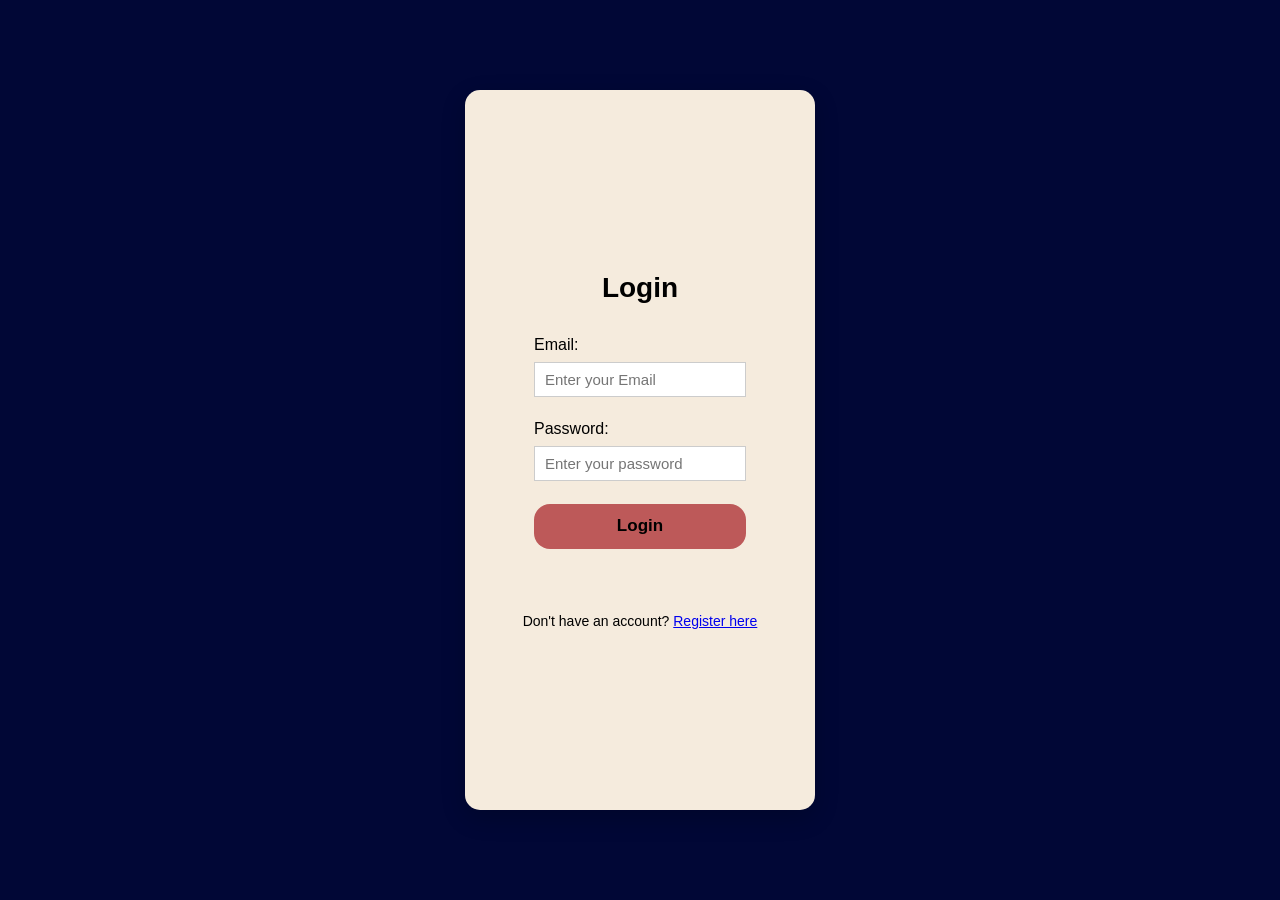
<file: Expense Tracker/index.html>
<!DOCTYPE html>
<html lang="en">
<head>
    <meta charset="UTF-8">
    <meta name="viewport" content="width=device-width, initial-scale=1.0">
    <title>Login page </title>
    <link rel="stylesheet" href="login.css">
</head>
<body>
    
    <div id="login-box">
        <h2>Login</h2>
        <form id="loginform" novalidate>  
            <label>Email:</label>
            <input type="email" id="email" name="email" placeholder="Enter your Email">
            <p id="emailError"></p>
            <br>
        
            
             <label>Password:</label>
             <input type="password" id="password" name="password" placeholder="Enter your password ">
             <p id="passwordError"></p>
             <br>
            
             <button type="submit">Login</button>
             <p id="LoginMessage"></p>


        </form>
        <p> Don't have an account?
         <a href="register.html">Register here</a>
       </p>
    </div>

    <script src="login.js"></script>
    
</body>
</html>
</file>
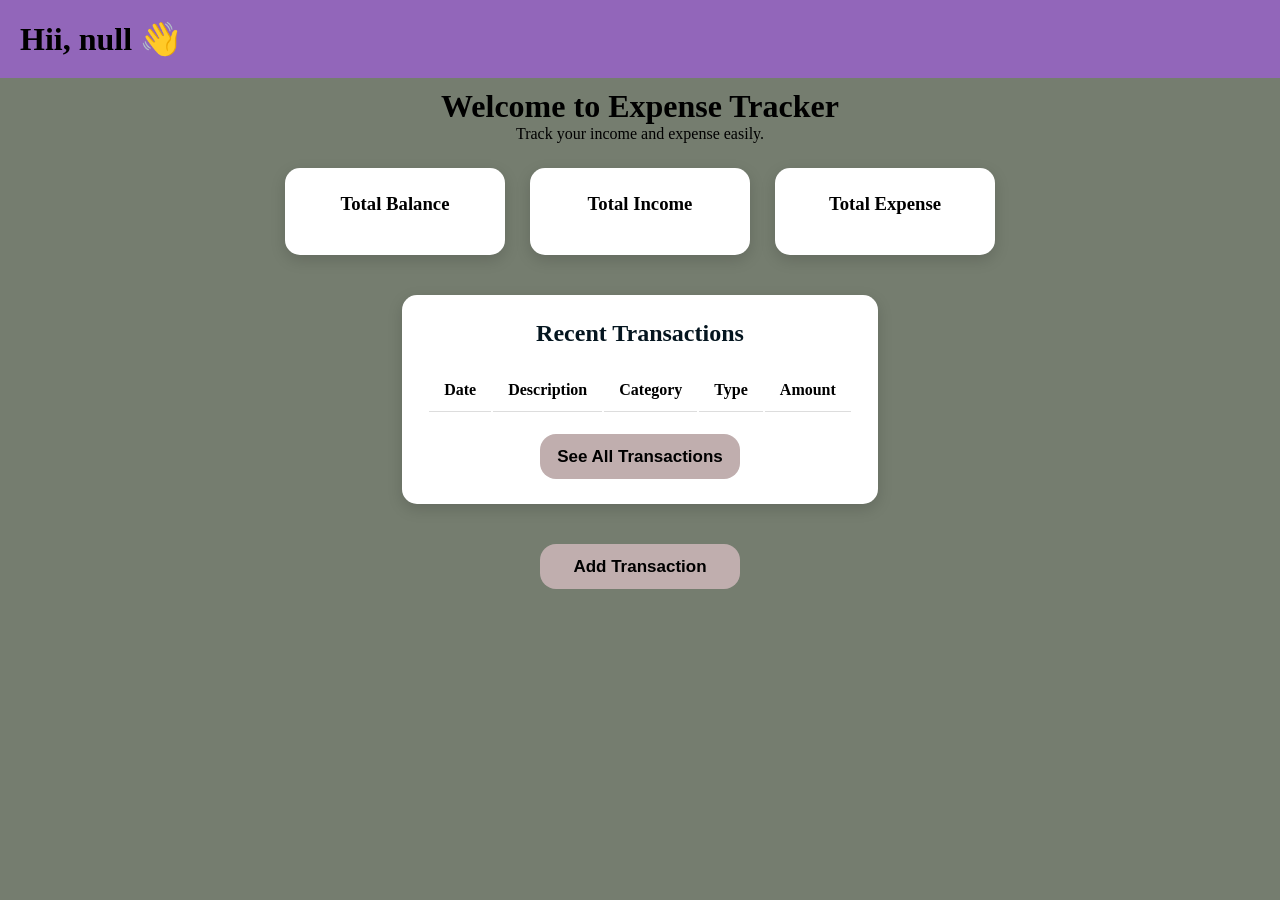
<file: Expense Tracker/dashboard.html>
<!DOCTYPE html>
<html lang="en">
<head>
    <meta charset="UTF-8">
    <meta name="viewport" content="width=device-width, initial-scale=1.0">
    <title>Dashboard</title>
    <link rel="stylesheet" href="dashboard.css">
</head>
<body>

    <header>

        <div id="user-info">
            <a href="profile.html">
               <h1 id="userName">Hi, Sumit 👋</h1>
                </a>

        </div>
    


        </header>

        <div id="welcome">
            <h1>Welcome to Expense Tracker</h1>
            <p>Track your income and expense easily.</p>
        </div>

        <div id="summary">

            <div class="card">
                <h3>Total Balance</h3>
                 <p id="totalBalance"></p>   <!--  ruppe symbol add key ctrl+alt+4 -->
            </div>

            <div class="card">
                <h3>Total Income</h3>
                <p id="totalIncome"> </p>
            </div>

            <div class="card">
                <h3>Total Expense</h3>
                <p id="totalExpense"></p>
            </div>


        </div>

        <div id="recent-transaction">

            <h2>Recent Transactions</h2>

            <table>

                <tr>
                    <th>Date</th>
                    <th>Description</th>
                    <th>Category</th>
                    <th>Type</th>
                    <th>Amount</th>
                </tr>

                <tbody id="recentTransactions"></tbody>
                
            </table>
            <div id="seeAll">
            <a href="transactions.html">
                <button type="button" >See All Transactions </button>
            </a>
            </div>

        </div>

        <div id="add-transaction">
            <a href="transaction.html">
                <button type="button"> Add Transaction</button>
                </a>
        </div>

        <script src="dashboard.js"></script>


    
    
</body>
</html>
</file>
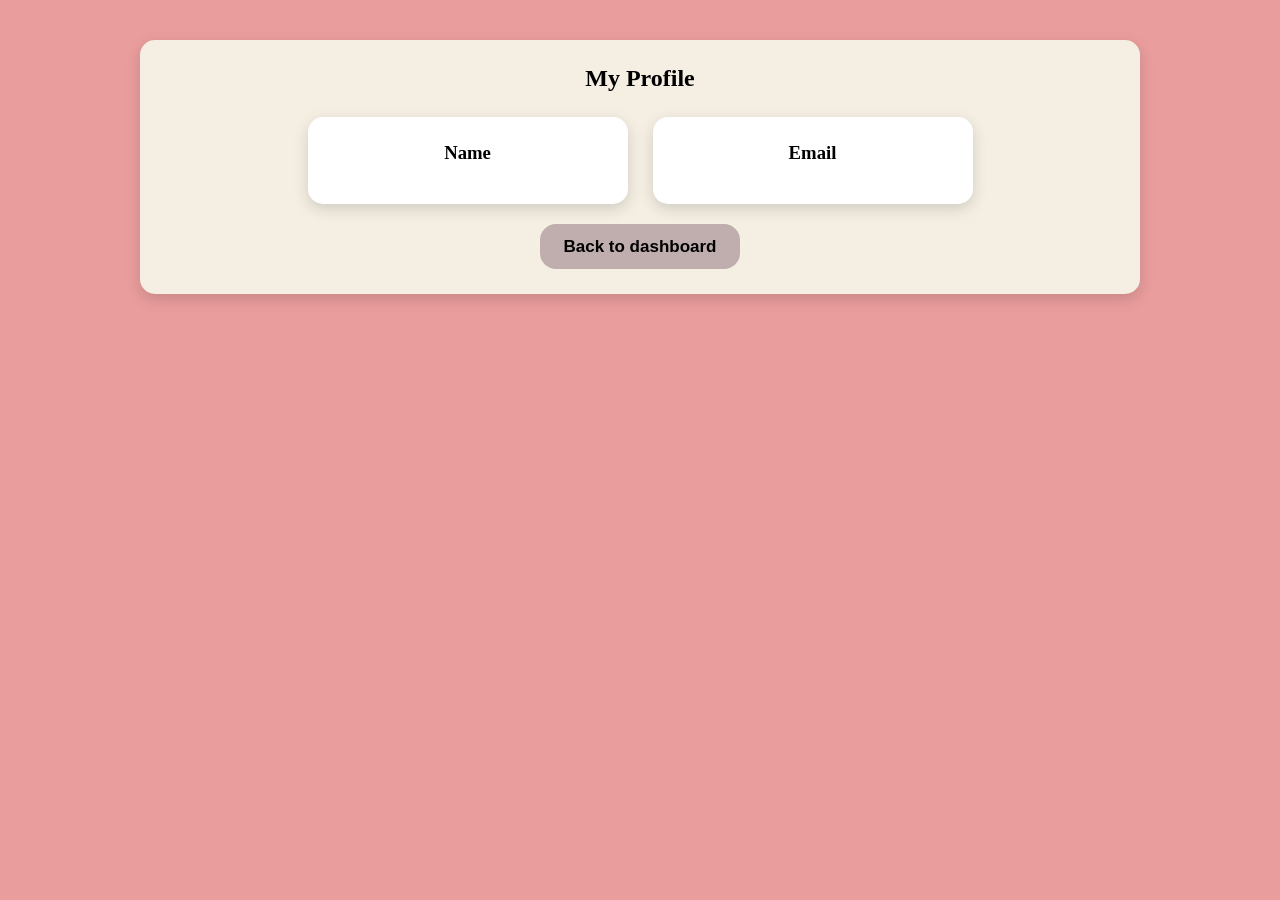
<file: Expense Tracker/profile.html>
<!DOCTYPE html>
<html lang="en">
<head>
    <meta charset="UTF-8">
    <meta name="viewport" content="width=device-width, initial-scale=1.0">
    <title>Profile page</title>
    <link rel="stylesheet" href="profile.css">
</head>
<body>
    <div id="profile">

        <h2> My Profile</h2>

        <div id="info">

        <div class="profile-info">
            <h3>Name</h3>
            <p id="profileName"></p>
        </div>

        <div class="profile-info">
            <h3>Email</h3>
            <p id="profileEmail"></p>
        </div>

        </div>

        <div id="backdashboard">
                <a href="dashboard.html">
                    <button type="button">Back to dashboard</button>

                </a>
            </div>

    </div>

    

    <script src="profile.js"></script>

   



    
</body>
</html>
</file>
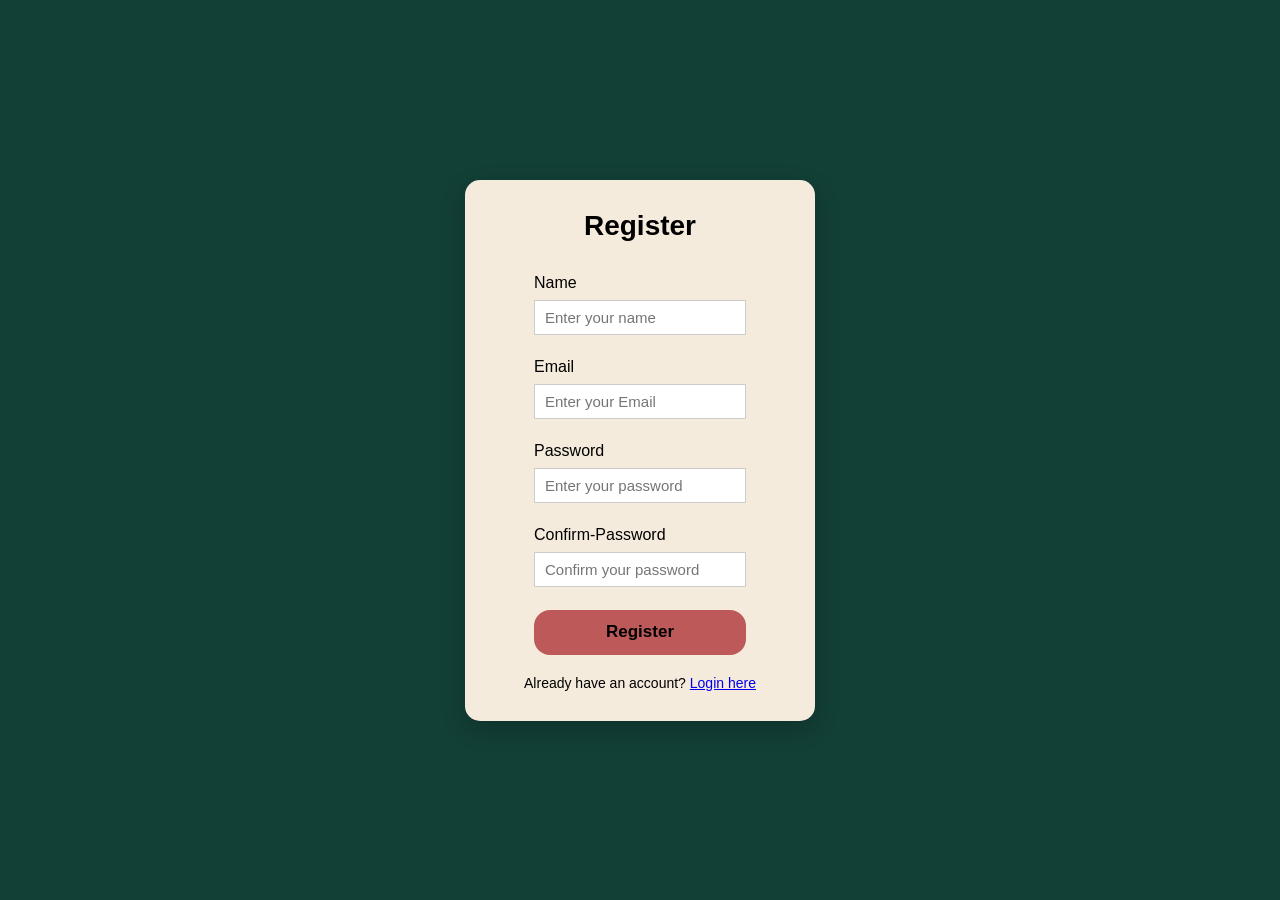
<file: Expense Tracker/register.html>
<!DOCTYPE html>
<html lang="en">
<head>
    <meta charset="UTF-8">
    <meta name="viewport" content="width=device-width, initial-scale=1.0">
    <title>Register Page </title>
    <link rel="stylesheet" href="register.css">
    
</head>
<body>
    <div id="register-box">

        <h2>Register</h2>

        <form id="registerForm" novalidate>
            <label>Name </label>
            <input type="text" id="name" placeholder="Enter your name">
            <p id="nameError"></p>
            <br>
            

            <label>Email </label>
            <input type="email" id="email" placeholder="Enter your Email">
            <p id="emailError"></p>
            <br>
            

            <label>Password</label>
            <input type="password" id="password" placeholder="Enter your password">
            <p id="passwordError"></p>
            <br>
            

            <label>Confirm-Password</label>
            <input type="password" id="confirmpassword" placeholder="Confirm your password">
            <p id="confirmError"></p>
            <br>
            

            <button type="submit">Register</button>
            <p id="SuccessMessage"></p>


        
        </form>
        <p> Already have an account?
    <a href="index.html">Login here</a>
</p>


    </div>
    <script src="register.js"></script>
    
</body>
</html>
</file>
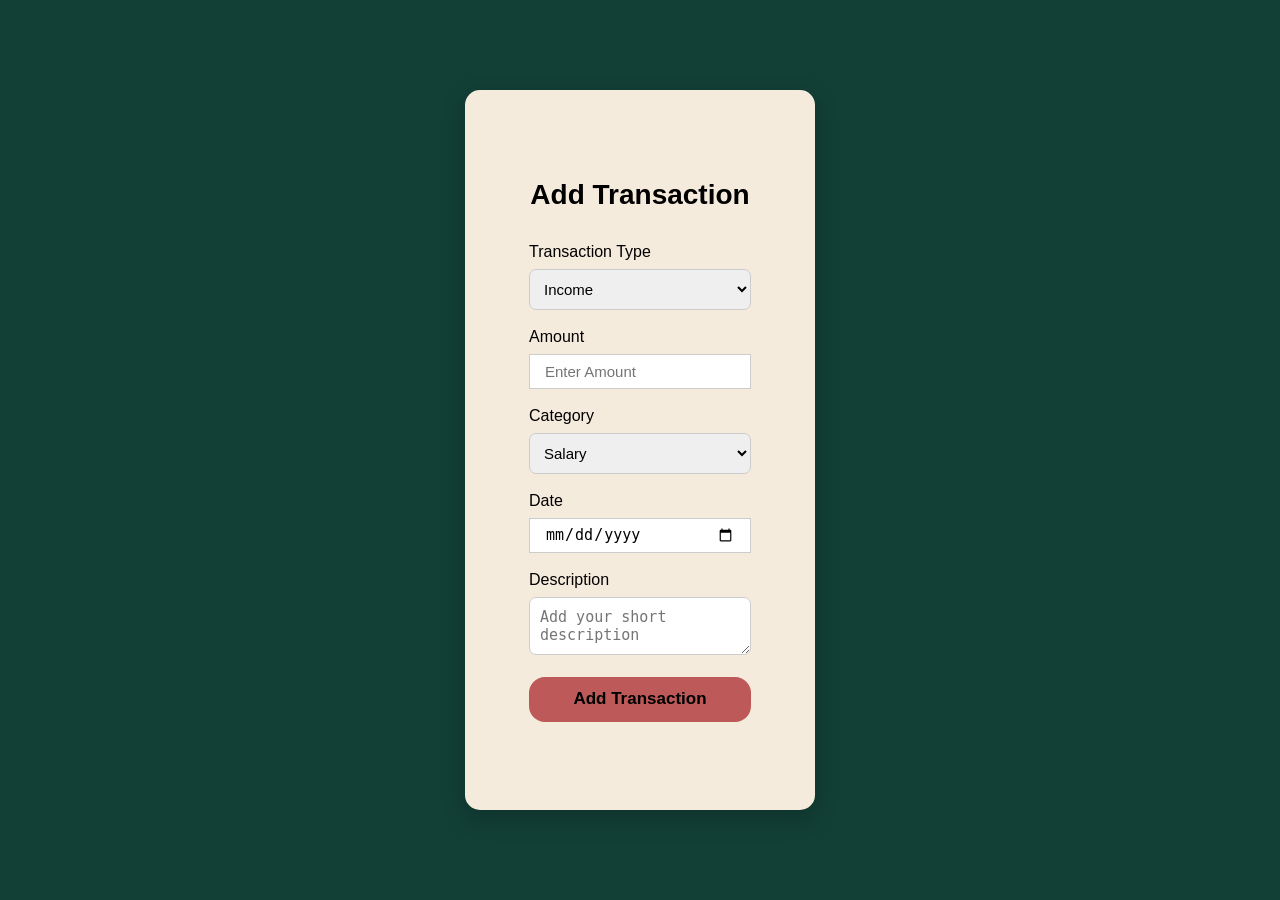
<file: Expense Tracker/transaction.html>
<!DOCTYPE html>
<html lang="en">
<head>
    <meta charset="UTF-8">
    <meta name="viewport" content="width=device-width, initial-scale=1.0">
    <title>Add-transaction</title>
    <link rel="stylesheet" href="transaction.css">
</head>
<body>
    <div id="add-transaction">
         <h3>Add Transaction</h3>

        
<form>

    <label>Transaction Type</label>
    <select id="transactionType">
        <option>Income</option>
        <option>Expense</option>
    </select>
    <br><br>

    <label>Amount</label>
    <input type="number" id="amount" placeholder="Enter Amount">
    <br><br>

    <label>Category</label>
    <select id="category">
        <option>Salary</option>
        <option>Food</option>
        <option>Rent</option>
        <option>Travel</option>
        <option>Shopping</option>
        <option>Bills</option>
        <option>Education</option>
        <option>Healthcare</option>
        <option>Entertainment</option>
        <option>Groceries</option>
        <option>Recharge</option>
        <option>Transport</option>
        <option>Udhar diye </option>
        <option>udhar liye/option>
        <option>Udhar ke wapas</option>
        <option>tea</option>
        <option>Other</option>
    </select>
    <br><br>

    <label>Date</label>
    <input type="date" id="date">
    <br><br>

    <label>Description</label>
    <textarea id="description" placeholder="Add your short description"></textarea>
    <br><br>

    <button type="submit">Add Transaction</button>

</form>



    </div>
    <script src="transaction.js"></script> 
   
    
    
</body>
</html>
</file>
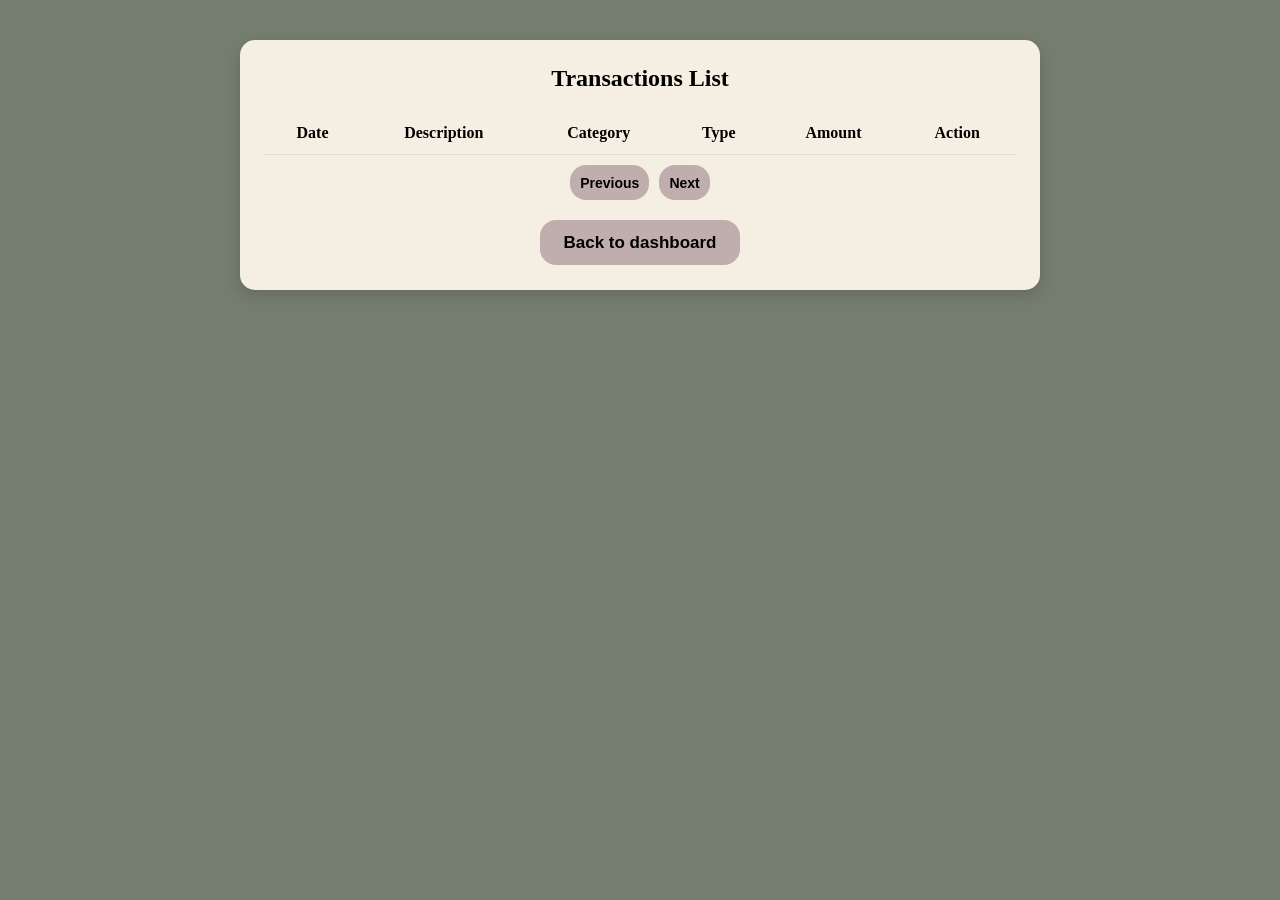
<file: Expense Tracker/Transactions.html>
<!DOCTYPE html>
<html lang="en">
<head>
    <meta charset="UTF-8">
    <meta name="viewport" content="width=device-width, initial-scale=1.0">
    <title>All Transactions </title>
    <link rel="stylesheet" href="Transactions.css">
</head>
<body>

    <div id="all-transactions">

            <h2> Transactions List</h2>

            <table>

                <tr>
                    <th>Date</th>
                    <th>Description</th>
                    <th>Category</th>
                    <th>Type</th>
                    <th>Amount</th>
                    <th>Action</th>
                </tr>

                <tbody id="allTransactions"></tbody>

                

            </table>

            <div id="pagination">
            

            </div>

            <div id="backdashboard">
                <a href="dashboard.html">
                    <button type="button">Back to dashboard</button>

                </a>
            </div>

        </div>

        <script src="Transactions.js"></script>
   


    
</body>
</html>
</file>
<file: Expense Tracker/login.css>
* {
    margin:0;
    padding:0;
     box-sizing: border-box;
}

body{
    background-color:#010736;
    font-family: Arial, sans-serif;
    display: flex;
    justify-content: center;
    align-items: center;
    min-height: 100vh;
    
}

h2{
    color:black;
    text-align:center;
    font-weight: bold;
    font-size: 28px;;
    margin-bottom:2rem;

}


#login-box{
    height: 80vh;
    width:350px;
    background-color:#F5EBDD;
    border-radius:15px;
    box-shadow: 0 8px 25px rgba(0, 0, 0, 0.2);
    display: flex;
    flex-direction: column;
    justify-content: center;
    align-items: center;
    
}

label{
    font-size:medium;
font-weight:normal;
color:black;
margin-bottom:0.5rem;
display:block;

}

button{

    width:100%;
    height:45px;
    font-size: 17px;
    font-weight: bold;
    color:black;
    background-color: rgb(189, 89, 89);
    border:none;
    border-radius:1rem;
    cursor:pointer;
    transition: transform 0.1s;
    
}

button:active{
    transform: scale(0.95);
}

p{
    text-align: center;
    margin-top:2rem;
    font-size: 14px;
}

input {
    width:100%;
    height:35px;

    padding: 10px;
    border:1px solid #ccc;
    font-size: 15px;

}

#emailError,
#passwordError {
    color: red;
    font-size: 13px;
    margin-top: 5px;
}
</file>
<file: Expense Tracker/dashboard.css>
*{
    margin:0;
    padding:0;
     box-sizing: border-box;
}



header{
    background-color: rgb(146, 102, 186);
    display: flex;
    justify-content: space-between;
    align-items: center;
    padding-bottom: 20px;
    padding-top:20px;
    padding-left: 20px;
    padding-right: 20px;
}

#user-info a {
    text-decoration: none;
    color: black;
}



body{
    background-color: #757D6F;

}

#welcome{
    text-align: center;
    padding-top: 10px;

}

#summary{
    display: flex;
    justify-content: center;
    align-items: center;
    gap:25px;
    margin-top: 25px;
}

.card { width: 220px;
     padding: 25px; 
     background-color: white;
      border-radius: 15px; 
      box-shadow: 0 5px 15px rgba(0, 0, 0, 0.15); 
      text-align: center; 
}

.card h3{
    margin-bottom:15px;
}

.card p{ 
        font-size: 22px; 
        font-weight: bold; 
    }

h2{
    color:rgb(4, 21, 31)
}

#recent-transaction{

    width:fit-content;
    max-width: 1000px;
    margin:40px auto;
    padding:25px;
    background-color: #ffff;
    border-radius:15px;
    box-shadow: 0 5px 15px rgba(0, 0, 0, 0.15); 

}

#recent-transaction h2{
    text-align: center;
     margin-bottom: 20px;
}

#recent-transaction th,
#recent-transaction td{
    padding:12px 15px;
    text-align:center;
    border-bottom: 1px solid #ddd;
}

#recent-transaction th{
    font-weight: bold;
}

#add-transaction{
    text-align:center;
    margin-top:20px;
    margin-bottom:20px;
}

button{

    width:200px;
    height:45px;
    font-size: 17px;
    font-weight: bold;
    color:black;
    background-color: rgb(192, 174, 174);
    border:none;
    border-radius:1rem;
    cursor:pointer;
    transition: transform 0.1s;
     

}

.income{
    color:rgb(15, 232, 15);
    font-weight:bold;
}

#seeAll{
    text-align: center;
    margin-top:20px;
}

button:active{
    transform:scale(0.95);
}
</file>
<file: Expense Tracker/profile.css>
*{
    margin:0;
    padding:0;
    box-sizing: border-box;
}

body{
    background-color: #EA9D9D;
}

#profile {
    width:90%;
    max-width: 1000px;
    margin:40px auto;
    padding:25px;
    background-color: #F5EFE3;
    border-radius:15px;
    box-shadow: 0 5px 15px rgba(0, 0, 0, 0.15);    

}
#profile h2{
    text-align: center;
}

#info{
    display: flex;
    justify-content: center;
    align-items: center;
    gap:25px;
    margin-top: 25px;
}



.profile-info{ 
    width: 320px;
     padding: 25px; 
     background-color: white;
      border-radius: 15px; 
      box-shadow: 0 5px 15px rgba(0, 0, 0, 0.15); 
      text-align: center; 
} 

.profile-info h3{
    margin-bottom:15px;
}

.profile-info p{ 
        font-size: 22px; 
        font-weight: bold; 
}

button{

    width:200px;
    height:45px;
    font-size: 17px;
    font-weight: bold;
    color:black;
    background-color: rgb(192, 174, 174);
    border:none;
    border-radius:1rem;
    cursor:pointer;
    transition: transform 0.2s ease;
     

}

button:active{
    transform:scale(0.95);
}

#backdashboard{
   text-align:center;
   margin-top:20px;

}
</file>
<file: Expense Tracker/register.css>
*{
    margin:0;
    padding:0;
     box-sizing: border-box;
}
body{
    background-color:#123F36;
    font-family: Arial, sans-serif;
    display: flex;
    justify-content: center;
    align-items: center;
    min-height: 100vh;
    
}

h2{
    color:black;
    text-align:center;
    font-weight: bold;
    font-size: 28px;;
    margin-bottom:2rem;

}


#register-box{

    width:350px;
    padding:30px;
    background-color:#F5EBDD;
    border-radius:15px;
    box-shadow: 0 8px 25px rgba(0, 0, 0, 0.2);
    display: flex;
    flex-direction: column;
    justify-content: flex-start;
    align-items: center;
    
}

label{
    font-size:medium;
font-weight:normal;
color:black;
margin-bottom:0.5rem;
display:block;

}

button{

    width:100%;
    height:45px;
    font-size: 17px;
    font-weight: bold;
    color:black;
    background-color: rgb(189, 89, 89);
    border:none;
    border-radius:1rem;
    cursor:pointer;
     
}

button:active{
    transform: scale(0.97);
}

p{
    text-align: center;
    margin-top:10px;
    font-size: 14px;
}

input {
    width:100%;
    height:35px;

    padding: 10px;
    border:1px solid #ccc;
    font-size: 15px;

}

#nameError,
#emailError,
#passwordError,
#confirmError{
 
    color: red;
    font-size: 13px;
    margin-top: 5px;
}
</file>
<file: Expense Tracker/transaction.css>
*{
    margin:0;
    padding:0;
    box-sizing: border-box;
}
body{
    background-color:#123F36;
    font-family: Arial, sans-serif;
    display: flex;
    justify-content: center;
    align-items: center;
    min-height: 100vh;
    
}

h3{
    color:black;
    text-align:center;
    font-weight: bold;
    font-size: 28px;;
    margin-bottom:2rem;

}


#add-transaction{
    min-height: 80vh;
    width:350px;
    background-color:#F5EBDD;
    border-radius:15px;
    box-shadow: 0 8px 25px rgba(0, 0, 0, 0.2);
    display: flex;
    flex-direction: column;
    justify-content: center;
    align-items: center;
    
}

label{
    font-size:medium;
font-weight:normal;
color:black;
margin-bottom:0.5rem;
display:block;

}

button{

    width:100%;
    height:45px;
    font-size: 17px;
    font-weight: bold;
    color:black;
    background-color: rgb(189, 89, 89);
    border:none;
    border-radius:1rem;
    cursor:pointer;
     

}

p{
    text-align: center;
    margin-top:2rem;
    font-size: 14px;
}

input {
    width:100%;
    height:35px;
    padding: 15px;
    border:1px solid #ccc;
    font-size: 15px;

}

select,
textarea {
    width: 100%;
    padding: 10px;
    border: 1px solid #ccc;
    border-radius: 7px;
    font-size: 15px;
}
button:active{
    transform: scale(0.90);
}
</file>
<file: Expense Tracker/Transactions.css>
*{
    margin:0;
    padding:0;
    box-sizing: border-box;
}

body{
    background-color: #757D6F;
}


#all-transactions{
    width:800px;
    max-width: 1000px;
    margin:40px auto;
    padding:25px;
    background-color: #F5EFE3;
    border-radius:15px;
    box-shadow: 0 5px 15px rgba(0, 0, 0, 0.15); 
}


#all-transactions h2{

    color: black;
    text-align: center;
    margin-bottom: 20px;
}

#all-transactions table {
    width:100%;
    border-collapse: collapse;
}

#all-transactions  th,
#all-transactions  td{
    padding:12px 15px;
    text-align:center;
    border-bottom: 1px solid #ddd;
}

#all-transactions th{
    font-weight: bold;
}

.income{
    color:rgb(15, 232, 15);
    font-weight:bold;
}

.expense{
    color:red;
    font-weight:bold;
}

button{

    width:200px;
    height:45px;
    font-size: 17px;
    font-weight: bold;
    color:black;
    background-color: rgb(192, 174, 174);
    border:none;
    border-radius:1rem;
    cursor:pointer;
    transition: transform 0.2s ease;
     

}

button:active{
    transform:scale(0.95);
}

#backdashboard{
   text-align:center;
   margin-top:20px;

}

#pagination button{
    width:auto;
    min-width: 40px;
    height:35px;
    padding: 5px 10px;
    font-size:14px;

}

#pagination{
    display: flex;
    justify-content: center;
    align-items: center;
    gap:10px;
    margin-top: 10px;;
}
</file>
